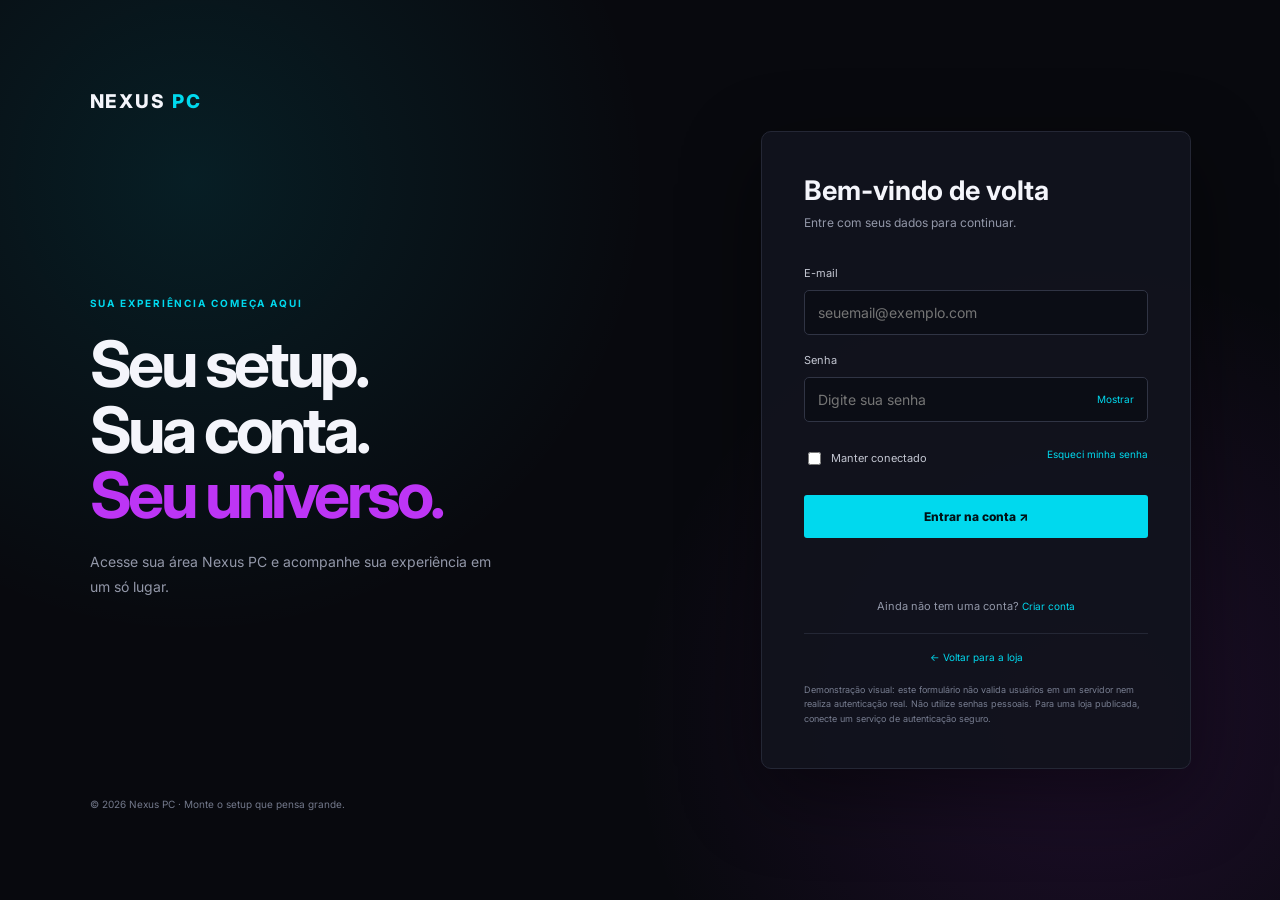
<file: login.html>
<!DOCTYPE html>
<html lang="pt-BR">
<head>
  <meta charset="UTF-8">
  <meta name="viewport" content="width=device-width, initial-scale=1.0">
  <meta name="description" content="Entre na sua conta Nexus PC.">
  <title>Entrar | Nexus PC</title>
  <link rel="preconnect" href="https://fonts.googleapis.com">
  <link rel="preconnect" href="https://fonts.gstatic.com" crossorigin>
  <link href="https://fonts.googleapis.com/css2?family=Inter:wght@400;500;600;700;800&display=swap" rel="stylesheet">
  <link rel="stylesheet" href="style.css">
</head>
<body class="auth-page">
  <aside class="auth-side">
    <a class="auth-brand" href="index.html">NEXUS <span>PC</span></a>
    <div class="auth-message">
      <span class="eyebrow">SUA EXPERIÊNCIA COMEÇA AQUI</span>
      <h1>Seu setup.<br>Sua conta.<br><span>Seu universo.</span></h1>
      <p>Acesse sua área Nexus PC e acompanhe sua experiência em um só lugar.</p>
    </div>
    <small>© 2026 Nexus PC · Monte o setup que pensa grande.</small>
  </aside>
  <main class="auth-main">
    <section class="auth-card">
      <h2>Bem-vindo de volta</h2>
      <p class="auth-subtitle">Entre com seus dados para continuar.</p>
      <form class="auth-form" id="loginForm">
        <label for="loginEmail">E-mail</label>
        <input id="loginEmail" name="email" type="email" placeholder="seuemail@exemplo.com" autocomplete="email" required>
        <label for="loginPassword">Senha</label>
        <div class="password-wrap"><input id="loginPassword" name="password" type="password" placeholder="Digite sua senha" autocomplete="current-password" minlength="4" required><button class="show-password" type="button" id="togglePassword">Mostrar</button></div>
        <div class="auth-options"><label class="remember"><input type="checkbox" id="rememberMe"> Manter conectado</label><button type="button" id="forgotPassword">Esqueci minha senha</button></div>
        <button class="btn auth-submit" type="submit">Entrar na conta ↗</button>
        <p class="auth-feedback" id="loginFeedback" role="status" aria-live="polite"></p>
      </form>
      <p class="auth-switch">Ainda não tem uma conta? <a href="#" id="createAccount">Criar conta</a></p>
      <a class="back-home" href="index.html">← Voltar para a loja</a>
      <p class="auth-demo-note">Demonstração visual: este formulário não valida usuários em um servidor nem realiza autenticação real. Não utilize senhas pessoais. Para uma loja publicada, conecte um serviço de autenticação seguro.</p>
    </section>
  </main>
  <script src="login.js"></script>
</body>
</html>
</file>
<file: style.css>
*{box-sizing:border-box} :root{--bg:#08090e;--panel:#11131d;--panel2:#151824;--line:#242735;--text:#f4f5fb;--muted:#9297a8;--cyan:#00d9ee;--purple:#bd35f5}html{scroll-behavior:smooth;scroll-padding-top:90px}body{margin:0;background:var(--bg);color:var(--text);font-family:Inter,Arial,sans-serif;font-size:14px}a{color:inherit;text-decoration:none}button,input,select,textarea{font:inherit}.header{height:72px;position:sticky;top:0;z-index:20;display:flex;align-items:center;justify-content:space-between;padding:0 max(calc((100% - 1180px)/2),5%);background:rgba(8,9,14,.94);border-bottom:1px solid #1c202b;backdrop-filter:blur(16px)}.brand,.footer-brand>b{font-weight:800;letter-spacing:.08em;font-size:17px}.brand span,.footer-brand span{color:var(--cyan)}.nav{display:flex;gap:28px;color:#aeb2c0;font-size:12px}.nav a:hover,.footer a:hover{color:var(--cyan)}.cart-link{background:transparent;color:var(--cyan);border:1px solid #007d91;padding:9px 13px;border-radius:4px;cursor:pointer;font-size:12px}.cart-link span{background:#073b48;border-radius:12px;padding:2px 6px;margin-left:5px}.menu-toggle{display:none;background:none;color:white;border:0;font-size:24px}.section{max-width:1180px;margin:auto;padding:88px 24px}.hero{min-height:530px;display:grid;grid-template-columns:.85fr 1.15fr;align-items:center;gap:35px;padding-top:65px}.eyebrow{font-size:10px;letter-spacing:.19em;color:var(--cyan);font-weight:700}.hero h1{font-size:clamp(42px,5vw,66px);line-height:1.04;letter-spacing:-.055em;margin:20px 0}.hero h1 span,.support-intro h2 span{color:var(--purple)}.hero-copy p,.section-heading p,.feature-copy>p,.support-intro p,.suggestion-section>div>p{color:var(--muted);line-height:1.8;max-width:430px}.btn{display:inline-flex;align-items:center;gap:18px;background:var(--cyan);color:#001116;border:0;padding:14px 20px;font-weight:800;font-size:12px;border-radius:3px;cursor:pointer;transition:.2s}.btn:hover{filter:brightness(1.12);transform:translateY(-2px)}.hero-image{height:380px;border-radius:8px;background:linear-gradient(90deg,rgba(8,9,14,.05),rgba(8,9,14,.05)),url('https://images.unsplash.com/photo-1593640408182-31c70c8268f5?auto=format&fit=crop&w=1400&q=90') center/cover;box-shadow:0 20px 70px #0008}.section-heading{display:flex;align-items:end;justify-content:space-between;gap:20px;margin-bottom:28px}.section-heading h2,.feature-copy h2,.support-intro h2,.suggestion-section h2,.center-heading h2{font-size:clamp(28px,3vw,38px);letter-spacing:-.04em;margin:10px 0}.search-wrap{position:relative;width:min(270px,100%)}.search-wrap input,.suggestion-form input,.suggestion-form textarea{width:100%;background:#11131d;border:1px solid #292d3b;color:white;padding:13px 15px;outline:none;border-radius:4px}.search-wrap input:focus,.suggestion-form input:focus,.suggestion-form textarea:focus{border-color:var(--cyan)}.search-wrap span{position:absolute;right:13px;top:8px;color:var(--cyan);font-size:22px}.toolbar{display:flex;justify-content:space-between;align-items:center;color:var(--muted);font-size:11px;margin:20px 0}.toolbar select{background:#11131d;color:#c7cad5;border:1px solid #292d3b;padding:10px;border-radius:4px}.product-grid{display:grid;grid-template-columns:repeat(4,1fr);gap:16px}.product-card{background:var(--panel);border:1px solid #1e2230;border-radius:6px;overflow:hidden;transition:.2s}.product-card:hover{transform:translateY(-4px);border-color:#28505b}.product-visual{height:170px;background:#0c0e16;position:relative;display:grid;place-items:center;overflow:hidden}.product-visual img{width:100%;height:100%;object-fit:cover;opacity:.85}.tag{position:absolute;top:12px;left:12px;background:#082f3b;color:var(--cyan);font-size:8px;padding:6px 8px;z-index:1}.product-info{padding:17px}.product-info small,.mini-feature small{font-size:9px;letter-spacing:.13em;color:var(--cyan)}.product-info h3,.mini-feature h3{font-size:16px;margin:9px 0}.product-info p,.mini-feature p,.stat-card p,.process-grid p{font-size:11px;color:var(--muted);line-height:1.7;min-height:38px}.product-info strong,.mini-feature strong,.stat-card strong{display:block;font-size:15px;margin:15px 0;color:#fff}.outline{width:100%;background:transparent;border:1px solid #087f91;color:var(--cyan);padding:9px;border-radius:3px;cursor:pointer;font-size:10px}.outline:hover,.table-add:hover{background:#06313a}.text-link{display:block;text-align:center;color:var(--muted);font-size:10px;margin-top:13px}.empty-state,.empty-cart{color:var(--muted);padding:25px}.hidden{display:none!important}.feature-section{display:grid;grid-template-columns:1fr 1fr;gap:65px;align-items:center}.feature-image img{width:100%;height:360px;object-fit:cover;border-radius:6px}.feature-copy h2{font-size:42px}.spec-grid{display:grid;grid-template-columns:1fr 1fr;gap:10px;margin:25px 0}.spec-grid div{background:var(--panel);padding:18px;border:1px solid var(--line)}.spec-grid b{display:block;font-size:22px;color:var(--cyan)}.spec-grid small{color:var(--muted);font-size:10px}.compat-layout{display:grid;grid-template-columns:.8fr 1.2fr;gap:24px}.mini-feature,.table-wrap,.stat-card,.service-grid article,.process-grid article,.cart-summary{background:var(--panel);border:1px solid var(--line);border-radius:5px;padding:22px}.mini-feature img{width:100%;height:150px;object-fit:cover;margin-bottom:15px}.table-wrap{overflow-x:auto}table{width:100%;border-collapse:collapse;text-align:left;min-width:520px}th{color:#81889a;font-size:9px;letter-spacing:.1em;font-weight:600}td,th{padding:15px 12px;border-bottom:1px solid #252938;font-size:11px}td{color:#d9dce6}.status{color:var(--cyan);background:#06303a;padding:5px 8px;border-radius:3px;font-size:9px;white-space:nowrap}.status.low{color:#e8bb57;background:#392d12}.note{color:#777e90;font-size:10px;line-height:1.6}.memory-grid{display:grid;grid-template-columns:1fr 1fr;gap:16px}.stat-card{position:relative;min-height:220px}.metric{font-size:35px;font-weight:800;color:var(--cyan)}.metric small{font-size:17px}.stat-card h3{margin:8px 0}.stat-card p{max-width:440px}.stat-card strong{display:inline-block}.stat-card .outline{width:auto;float:right;margin-top:8px}.stat-card.purple .metric{color:var(--purple)}.live{font-size:10px;color:var(--muted)}.live i{display:inline-block;width:7px;height:7px;background:#2bd68a;border-radius:50%;margin-right:6px}.table-add{background:transparent;color:var(--cyan);border:1px solid #087f91;padding:7px 11px;border-radius:3px;cursor:pointer;font-size:10px}.support-section{display:grid;grid-template-columns:.8fr 1.2fr;gap:60px;align-items:center}.support-intro h2{font-size:42px}.service-grid{display:grid;grid-template-columns:1fr 1fr;gap:12px}.service-grid article{min-height:145px}.service-grid b,.process-grid article>b{font-size:21px;color:var(--purple)}.service-grid h3,.process-grid h3{font-size:14px;margin:10px 0}.service-grid p{font-size:10px;line-height:1.6;color:var(--muted)}.suggestion-section{display:grid;grid-template-columns:1fr 1fr;gap:65px;align-items:center}.suggestion-section h2{font-size:42px}.suggestion-section h2 span{color:var(--purple)}.suggestion-form{background:var(--panel);border:1px solid var(--line);padding:24px;border-radius:5px;display:grid;gap:9px}.suggestion-form label{font-size:10px;color:#aeb3c1;margin-top:5px}.suggestion-form textarea{resize:vertical}.suggestion-form .btn{justify-content:center;margin-top:8px}.form-feedback{font-size:11px;color:var(--cyan);margin:0}.center-heading{text-align:center;margin-bottom:30px}.center-heading p{color:var(--muted)}.process-grid{display:grid;grid-template-columns:repeat(3,1fr);gap:15px}.process-grid article{min-height:190px}.process-grid article>b{color:var(--cyan)}.process-grid p{min-height:55px}.process-grid a{font-size:10px;color:var(--cyan)}.cart-layout{display:grid;grid-template-columns:1.5fr .7fr;gap:18px}.cart-items{display:grid;gap:10px;align-content:start}.cart-row{display:flex;align-items:center;justify-content:space-between;gap:15px;background:var(--panel);border:1px solid var(--line);padding:17px;border-radius:5px}.cart-row h4{margin:0 0 5px}.cart-row small{color:var(--muted)}.quantity{display:flex;align-items:center;gap:10px}.quantity button,.remove{background:#202433;border:0;color:white;padding:6px 9px;cursor:pointer;border-radius:3px}.remove{color:#ff6b85}.cart-summary h3{margin-top:0}.cart-summary>div{display:flex;justify-content:space-between;margin:17px 0;color:var(--muted);font-size:11px}.cart-summary .total{color:white;font-size:14px}.total strong{color:var(--cyan);font-size:20px}.cart-summary hr{border:0;border-top:1px solid var(--line)}.cart-summary .btn{width:100%;justify-content:center}.cart-summary small{display:block;color:#73798b;font-size:9px;line-height:1.5;margin-top:12px}.footer{border-top:1px solid var(--line);padding:55px max(calc((100% - 1130px)/2),5%) 25px;display:grid;grid-template-columns:1fr 1fr 1fr;gap:30px;color:var(--muted)}.footer-contact,.footer>div:nth-child(2){display:grid;gap:15px;align-content:start}.footer-contact a{font-size:12px;color:var(--cyan)}.footer-contact span{color:#b6bac7;margin-left:9px}.footer h3{font-size:12px;color:white;margin:0 0 5px}.footer>div:nth-child(2) a{font-size:11px}.footer-brand{text-align:center;color:white}.footer-brand p{font-size:14px;line-height:1.6}.footer-brand em{font-style:normal;color:var(--purple)}.copyright{grid-column:1/-1;border-top:1px solid var(--line);padding-top:20px;font-size:9px;text-align:center;margin:15px 0 0}@media(max-width:900px){.nav{gap:14px}.product-grid{grid-template-columns:repeat(2,1fr)}.hero{min-height:440px}.hero-image{height:320px}.section{padding-top:65px;padding-bottom:65px}.feature-section,.support-section,.suggestion-section{gap:30px}.header{padding:0 4%}}@media(max-width:650px){.header{height:62px;padding:0 18px}.menu-toggle{display:block;margin-left:auto;margin-right:15px}.nav{display:none;position:absolute;top:61px;left:0;right:0;background:#10121b;padding:18px 22px;border-bottom:1px solid var(--line);flex-direction:column;gap:18px}.nav.open{display:flex}.cart-link{font-size:10px;padding:8px}.section{padding:55px 18px}.hero{grid-template-columns:1fr;gap:25px;padding-top:50px}.hero h1{font-size:48px}.hero-image{height:230px;grid-row:1}.hero-copy{grid-row:2}.section-heading{align-items:flex-start;flex-direction:column}.search-wrap{width:100%}.toolbar{gap:10px;align-items:flex-start;flex-direction:column}.toolbar select{width:100%}.product-grid{grid-template-columns:1fr 1fr;gap:10px}.product-visual{height:125px}.product-info{padding:12px}.product-info h3{font-size:13px}.product-info p{font-size:10px;min-height:54px}.product-info strong{font-size:13px}.feature-section,.compat-layout,.support-section,.suggestion-section,.cart-layout{grid-template-columns:1fr}.feature-image img{height:230px}.feature-copy h2,.support-intro h2,.suggestion-section h2{font-size:34px}.memory-grid,.service-grid{grid-template-columns:1fr}.process-grid{grid-template-columns:1fr}.process-grid article{min-height:0}.process-grid p{min-height:0}.cart-row{flex-wrap:wrap}.cart-row>strong{margin-left:auto}.footer{grid-template-columns:1fr 1fr;padding:40px 20px 22px;gap:25px}.footer-brand{grid-column:1/-1;grid-row:1;text-align:left}.footer-contact{grid-column:1/-1}.copyright{grid-column:1/-1}.suggestion-form{padding:17px}}@media(max-width:380px){.product-grid{grid-template-columns:1fr}.product-visual{height:170px}.hero h1{font-size:41px}.spec-grid{gap:7px}.spec-grid div{padding:13px}}

/* Acesso à conta e tela de login */
.header-actions{display:flex;align-items:center;gap:10px}.login-link{font-size:12px;color:#f4f5fb;border:1px solid #45495b;padding:9px 13px;border-radius:4px;transition:.2s}.login-link:hover{border-color:var(--cyan);color:var(--cyan)}
.auth-page{min-height:100vh;display:grid;grid-template-columns:1.05fr .95fr;background:radial-gradient(circle at 15% 20%,rgba(0,217,238,.10),transparent 35%),radial-gradient(circle at 85% 80%,rgba(189,53,245,.12),transparent 35%),var(--bg)}.auth-side{padding:clamp(35px,7vw,100px);display:flex;flex-direction:column;justify-content:space-between;min-height:100vh}.auth-brand{font-size:19px;font-weight:800;letter-spacing:.1em}.auth-brand span{color:var(--cyan)}.auth-message{max-width:550px}.auth-message .eyebrow{display:block}.auth-message h1{font-size:clamp(42px,5vw,68px);line-height:1.02;letter-spacing:-.055em;margin:22px 0}.auth-message h1 span{color:var(--purple)}.auth-message p{max-width:410px;color:var(--muted);line-height:1.8}.auth-side small{color:#73798b;font-size:10px}.auth-main{display:grid;place-items:center;padding:35px 22px}.auth-card{width:min(100%,430px);background:rgba(17,19,29,.94);border:1px solid var(--line);border-radius:10px;padding:clamp(25px,4vw,42px);box-shadow:0 25px 80px #0007}.auth-card h2{font-size:27px;margin:0 0 8px}.auth-subtitle{color:var(--muted);font-size:12px;margin:0 0 28px}.auth-form{display:grid;gap:10px}.auth-form label{font-size:11px;color:#c3c6d1;margin-top:8px}.auth-form input{width:100%;background:#0b0d15;border:1px solid #303444;border-radius:5px;padding:13px;color:white;outline:none}.auth-form input:focus{border-color:var(--cyan);box-shadow:0 0 0 3px #00d9ee18}.password-wrap{position:relative}.password-wrap input{padding-right:75px}.show-password{position:absolute;right:8px;top:50%;transform:translateY(-50%);border:0;background:transparent;color:var(--cyan);font-size:10px;cursor:pointer}.auth-options{display:flex;justify-content:space-between;align-items:center;gap:10px;margin:9px 0 17px;font-size:10px;color:var(--muted)}.remember{display:flex;align-items:center;gap:7px}.remember input{width:auto;accent-color:var(--cyan)}.auth-options button,.auth-switch a,.back-home{color:var(--cyan);background:none;border:0;padding:0;cursor:pointer;font-size:10px}.auth-submit{width:100%;justify-content:center;border:0;cursor:pointer}.auth-feedback{min-height:17px;font-size:11px;color:var(--cyan);line-height:1.5}.auth-switch{text-align:center;color:var(--muted);font-size:11px;margin:12px 0 20px}.back-home{display:block;text-align:center;width:100%;padding-top:17px;border-top:1px solid var(--line)}.auth-demo-note{font-size:9px;line-height:1.6;color:#777d90;margin:20px 0 0}.auth-user{color:var(--cyan);font-size:10px}
@media(max-width:760px){.auth-page{grid-template-columns:1fr}.auth-side{min-height:auto;padding:25px 25px 10px}.auth-message{display:none}.auth-side small{display:none}.auth-main{padding:28px 18px 45px}.header-actions{gap:6px}.login-link{padding:8px 9px;font-size:10px}.cart-link{padding:8px 9px}}
</file>
